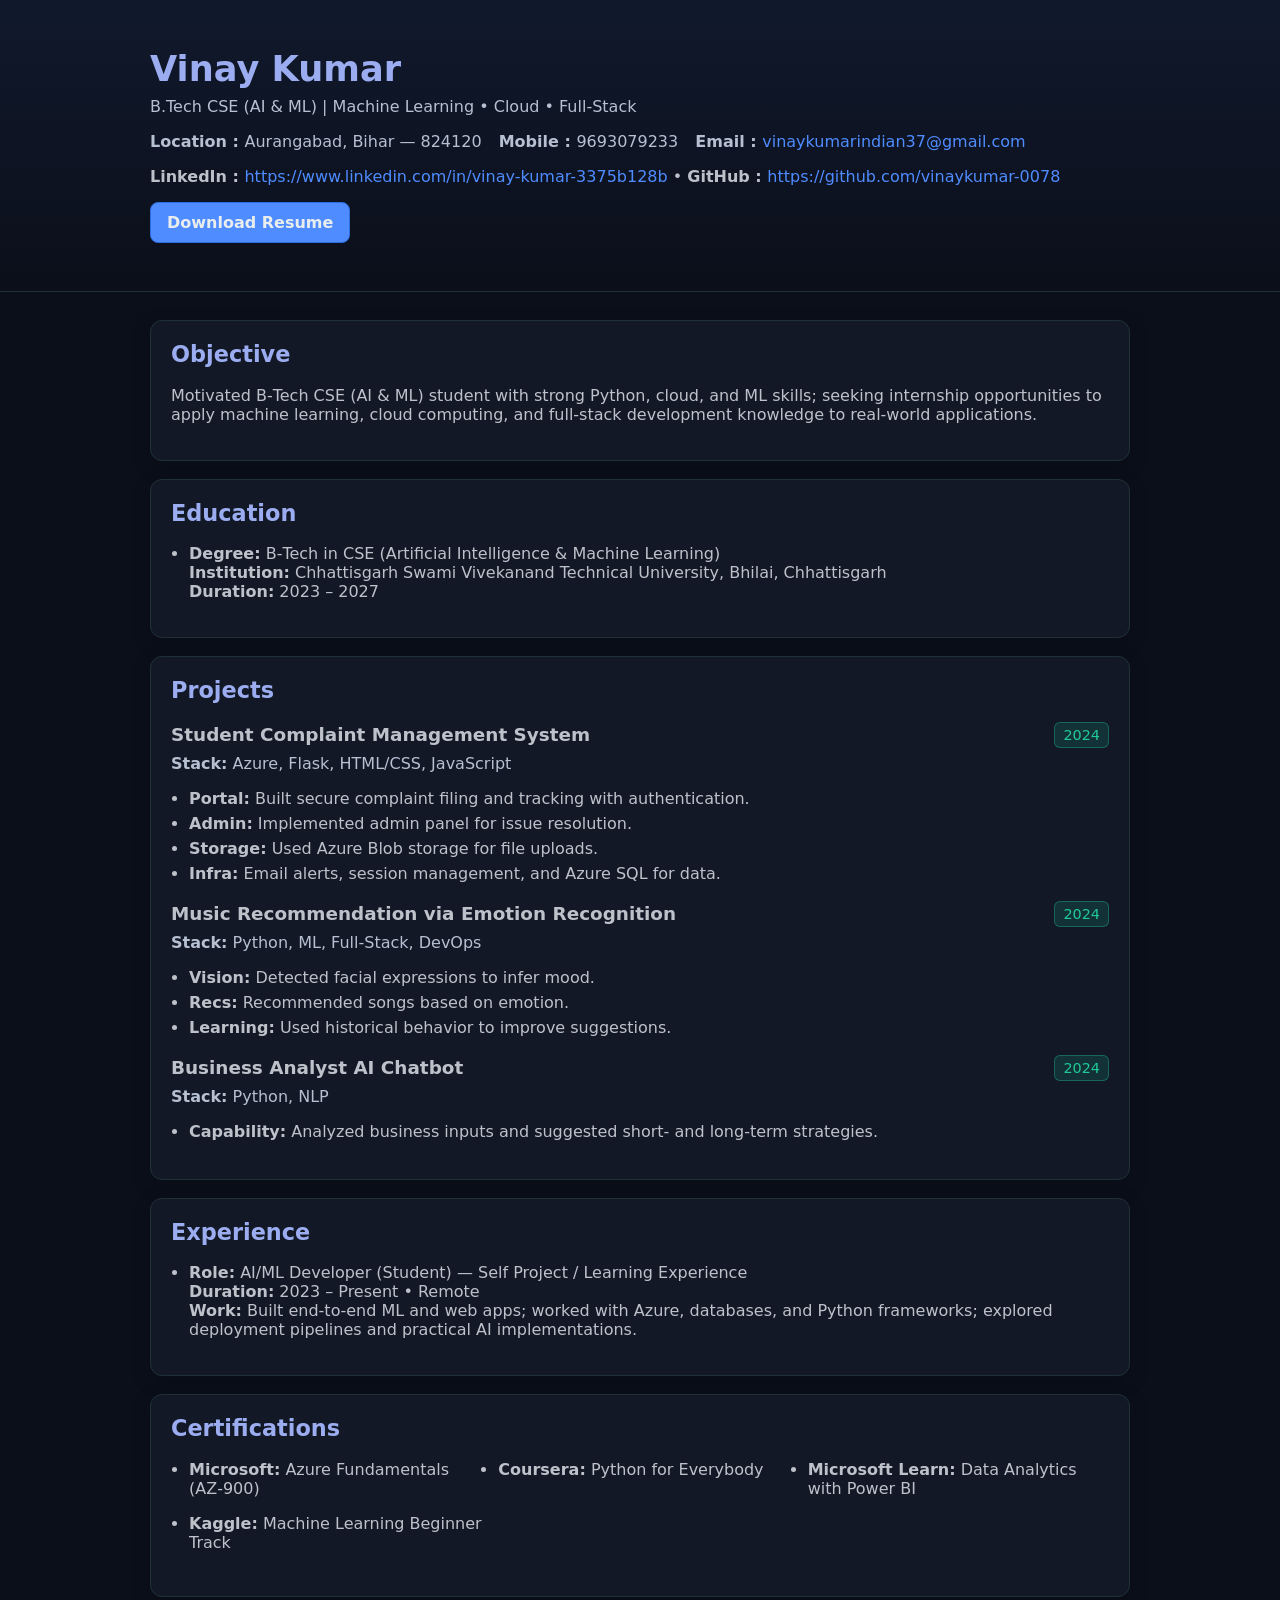
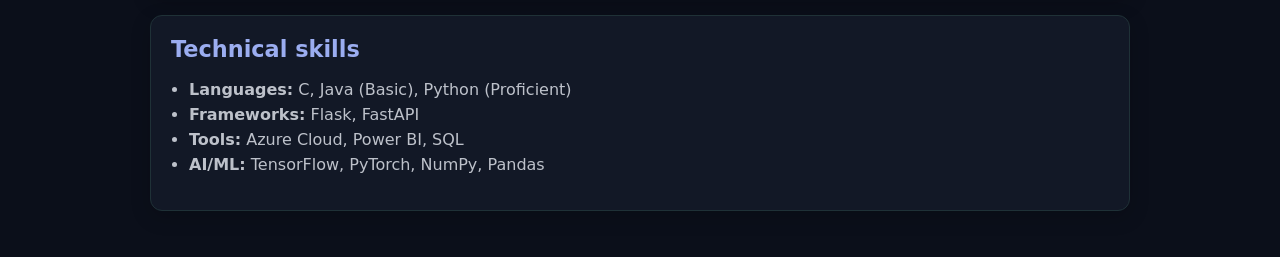
<file: Index.html>
<!DOCTYPE html>
<html lang="en">
<head>
  <meta charset="UTF-8" />
  <meta name="viewport" content="width=device-width, initial-scale=1" />
  <title>Vinay Kumar | Portfolio</title>
  <link rel="stylesheet" href="style.css" />
  <meta name="description" content="Vinay Kumar - B.Tech CSE (AI & ML) student, projects in Azure, Flask, ML, and full-stack." />
</head>
<body>
  <header class="header">
    <div class="container header__inner">
      <div>
        <h1>Vinay Kumar</h1>
        <p class="subtitle">B.Tech CSE (AI & ML) | Machine Learning • Cloud • Full‑Stack</p>
        <p class="contact">
          <span><strong>Location : </strong> Aurangabad, Bihar — 824120</span>
          <span><strong>Mobile : </strong> 9693079233</span>
          <span><strong>Email : </strong> <a href="mailto:vinaykumarindian37@gmail.com">vinaykumarindian37@gmail.com</a></span>
        </p>
        <p class="links">
          <strong>LinkedIn : </strong><a href="https://www.linkedin.com/in/vinay-kumar-3375b128b">https://www.linkedin.com/in/vinay-kumar-3375b128b</a>
          <span>•</span>
          <strong>GitHub : </strong><a href="https://github.com/vinaykumar-0078">https://github.com/vinaykumar-0078</a>
        </p>
        <div class="cta">
          <a class="btn"
             href="https://vinaystorag.blob.core.windows.net/project-container/resume%20vinay.pdf?sp=r&st=2025-12-05T17:53:47Z&se=2026-03-06T02:08:47Z&sv=2024-11-04&sr=b&sig=x7p%2FntGKwyl2Q3%2BZyILvL6enyNk%2F2wusmiAb%2BEjcdlI%3D"
              >Download Resume</a>
        </div>
      </div>
    </div>
  </header>

  <main class="container">
    <section id="objective" class="card">
      <h2>Objective</h2>
      <p>
        Motivated B‑Tech CSE (AI & ML) student with strong Python, cloud, and ML skills; seeking internship opportunities to apply
        machine learning, cloud computing, and full‑stack development knowledge to real‑world applications.
      </p>
    </section>

    <section id="education" class="card">
      <h2>Education</h2>
      <ul class="list">
        <li>
          <strong>Degree:</strong> B‑Tech in CSE (Artificial Intelligence & Machine Learning)<br />
          <strong>Institution:</strong> Chhattisgarh Swami Vivekanand Technical University, Bhilai, Chhattisgarh<br />
          <strong>Duration:</strong> 2023 – 2027
        </li>
      </ul>
    </section>

    <section id="projects" class="card">
      <h2>Projects</h2>

      <article class="project">
        <div class="project__header">
          <h3>Student Complaint Management System</h3>
          <span class="tag">2024</span>
        </div>
        <p class="stack"><strong>Stack:</strong> Azure, Flask, HTML/CSS, JavaScript</p>
        <ul class="bullets">
          <li><strong>Portal:</strong> Built secure complaint filing and tracking with authentication.</li>
          <li><strong>Admin:</strong> Implemented admin panel for issue resolution.</li>
          <li><strong>Storage:</strong> Used Azure Blob storage for file uploads.</li>
          <li><strong>Infra:</strong> Email alerts, session management, and Azure SQL for data.</li>
        </ul>
      </article>

      <article class="project">
        <div class="project__header">
          <h3>Music Recommendation via Emotion Recognition</h3>
          <span class="tag">2024</span>
        </div>
        <p class="stack"><strong>Stack:</strong> Python, ML, Full‑Stack, DevOps</p>
        <ul class="bullets">
          <li><strong>Vision:</strong> Detected facial expressions to infer mood.</li>
          <li><strong>Recs:</strong> Recommended songs based on emotion.</li>
          <li><strong>Learning:</strong> Used historical behavior to improve suggestions.</li>
        </ul>
      </article>

      <article class="project">
        <div class="project__header">
          <h3>Business Analyst AI Chatbot</h3>
          <span class="tag">2024</span>
        </div>
        <p class="stack"><strong>Stack:</strong> Python, NLP</p>
        <ul class="bullets">
          <li><strong>Capability:</strong> Analyzed business inputs and suggested short‑ and long‑term strategies.</li>
        </ul>
      </article>
    </section>

    <section id="experience" class="card">
      <h2>Experience</h2>
      <ul class="list">
        <li>
          <strong>Role:</strong> AI/ML Developer (Student) — Self Project / Learning Experience<br />
          <strong>Duration:</strong> 2023 – Present • Remote<br />
          <strong>Work:</strong> Built end‑to‑end ML and web apps; worked with Azure, databases, and Python frameworks; explored deployment pipelines and practical AI implementations.
        </li>
      </ul>
    </section>

    <section id="certifications" class="card">
      <h2>Certifications</h2>
      <ul class="list grid-2">
        <li><strong>Microsoft:</strong> Azure Fundamentals (AZ‑900)</li>
        <li><strong>Coursera:</strong> Python for Everybody</li>
        <li><strong>Microsoft Learn:</strong> Data Analytics with Power BI</li>
        <li><strong>Kaggle:</strong> Machine Learning Beginner Track</li>
      </ul>
    </section>

    <section id="skills" class="card">
      <h2>Technical skills</h2>
      <div class="skills">
        <ul>
          <li><strong>Languages:</strong> C, Java (Basic), Python (Proficient)</li>
          <li><strong>Frameworks:</strong> Flask, FastAPI</li>
          <li><strong>Tools:</strong> Azure Cloud, Power BI, SQL</li>
          <li><strong>AI/ML:</strong> TensorFlow, PyTorch, NumPy, Pandas</li>
        </ul>
      </div>
    </section>
  </main>
</file>
<file: style.css>
:root {
  --bg: #0b0f1a;
  --card: #121826;
  --text: #e6eaf2ce;
  --muted: #b7c0d1;
  --accent: #4f8cff;
  --accent-2: #20c997;
  --border: #1f3137;
  --title: #9badf0;
}

* { box-sizing: border-box; }
html, body { margin: 0; padding: 0; background: var(--bg); color: var(--text); font-family: Inter, system-ui, -apple-system, Segoe UI, Roboto, Arial, sans-serif; }
a { color: var(--accent); text-decoration: var(--muted); }
a:hover { text-decoration: underline; }

.container { width: 95%; max-width: 980px; margin: 0 auto; }

.header { padding: 48px 0; border-bottom: 1px solid var(--border); background: linear-gradient(180deg, rgba(79,140,255,0.08), transparent); }
.header__inner h1 { margin: 0 0 8px; font-size: 2.2rem; color: var(--title); }
.subtitle { margin: 0 0 12px; color: var(--muted); }
.contact span { display: inline-block; margin-right: 12px; color: var(--muted); }
.links { margin: 12px 0 0; }
.cta { margin-top: 16px; }


.btn {
  display: inline-block;
  padding: 10px 16px;
  background: var(--accent);
  color: #e9eded;
  border-radius: 8px;
  font-weight: 600;
  border: 1px solid #2d6cdf;
}
.btn:hover { background: #3a7af8; }

main { padding: 28px 0; }
.card {
  background: var(--card);
  border: 1px solid var(--border);
  border-radius: 12px;
  padding: 20px;
  margin-bottom: 18px;
  box-shadow: 0 6px 20px rgba(0,0,0,0.18);
}
.card h2 { margin-top: 0; font-size: 1.4rem; color: var(--title); }

.list { padding-left: 18px; }
.list li { margin-bottom: 8px; }

.grid-2 { display: grid; grid-template-columns: repeat(auto-fit, minmax(250px, 1fr)); gap: 8px; }

.project { margin-bottom: 18px;  }
.project__header { display: flex; align-items: center; justify-content: space-between; }
.project__header h3 { margin: 0; font-size: 1.15rem; }
.tag {
  background: rgba(32, 201, 151, 0.15);
  color: var(--accent-2);
  border: 1px solid rgba(32,201,151,0.35);
  padding: 4px 8px;
  border-radius: 6px;
  font-size: 0.9rem;
}
.stack { color: var(--muted); margin: 6px 0 10px; }
.bullets { padding-left: 18px;  }
.bullets li { margin-bottom: 6px;  }

.skills ul { padding-left: 18px; }
.skills li { margin-bottom: 6px; }

.footer { padding: 28px 0; border-top: 1px solid var(--border); color: var(--muted); text-align: center; }
</file>
